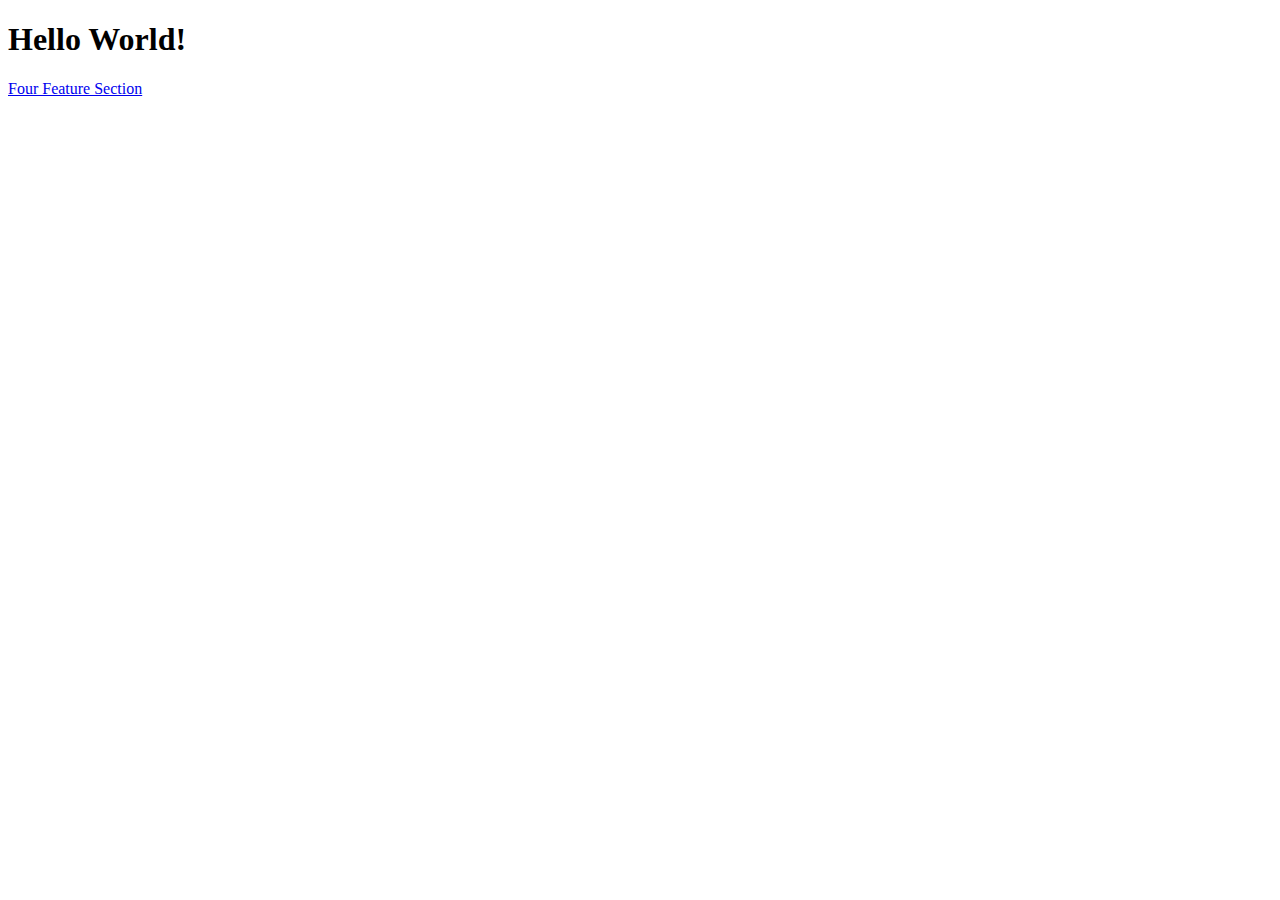
<file: index.html>
<!DOCTYPE html>
<html lang="en">
  <head>
    <meta charset="UTF-8" />
    <meta name="viewport" content="width=device-width, initial-scale=1.0" />
    <title>Main Page of Frontend Mentor Projects</title>
  </head>
  <body>
    <h1>Hello World!</h1>

    <a href="/four-card-feature-section-master/index.html">
      Four Feature Section
    </a>
  </body>
</html>
</file>
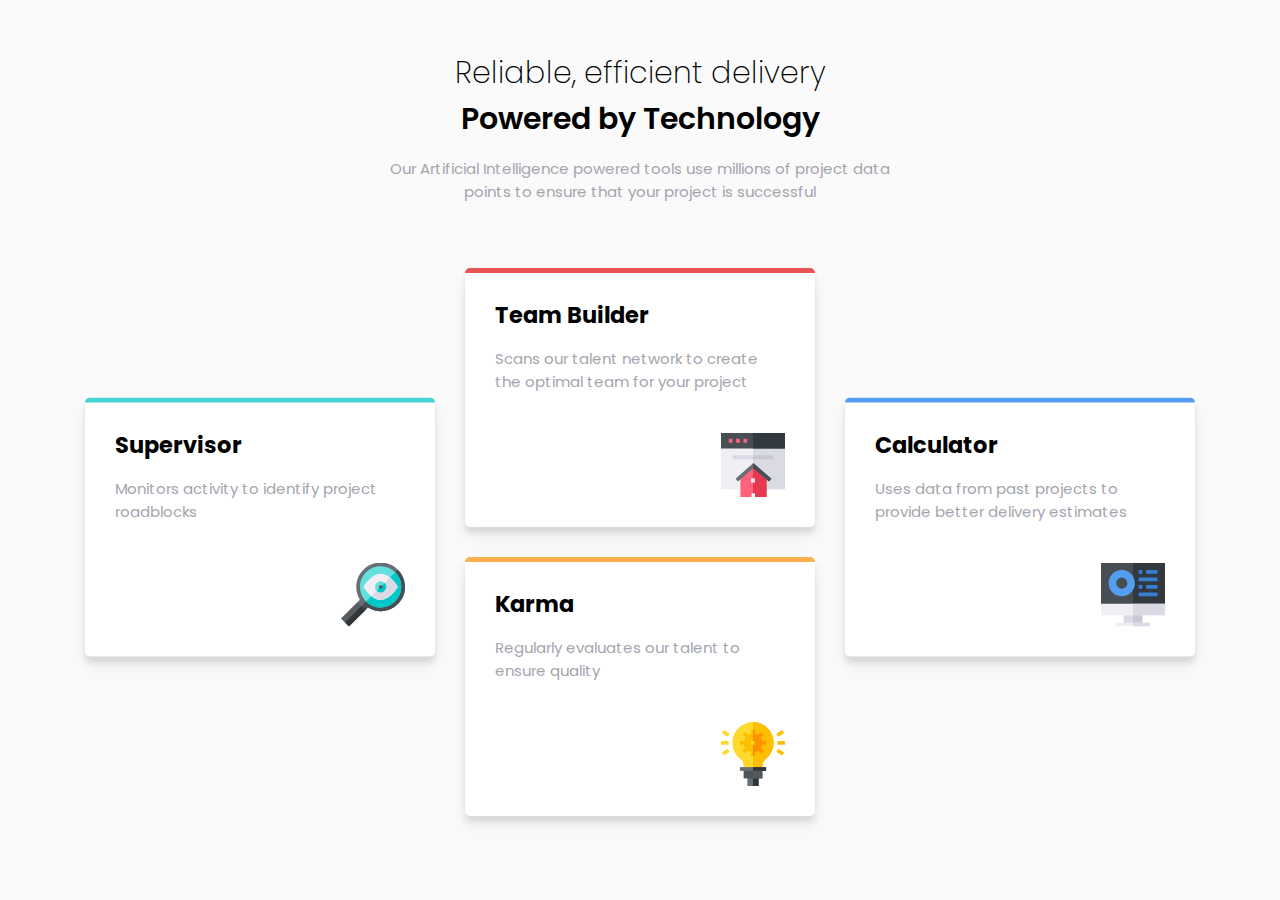
<file: four-card-feature-section-master/index.html>
<!DOCTYPE html>
<html lang="en">
  <head>
    <meta charset="UTF-8" />
    <meta name="viewport" content="width=device-width, initial-scale=1.0" />

    <link
      rel="icon"
      type="image/png"
      sizes="32x32"
      href="./images/favicon-32x32.png"
    />
    <link rel="stylesheet" href="styles.css" />
    <title>Frontend Mentor | Four card feature section</title>
  </head>
  <body>
    <header>
      <h1>
        Reliable, efficient delivery
        <span>Powered by Technology</span>
      </h1>
      <p>
        Our Artificial Intelligence powered tools use millions of project data
        points to ensure that your project is successful
      </p>
    </header>
    <div class="container">
      <div class="box box-cyan box-push">
        <h2>Supervisor</h2>
        <p>
          Monitors activity to identify project roadblocks
        </p>
        <img src="./images/icon-supervisor.svg" alt="Supervisor" />
      </div>
      <div class="box box-red">
        <h2>Team Builder</h2>
        <p>
          Scans our talent network to create the optimal team for your project
        </p>
        <img src="./images/icon-team-builder.svg" alt="Team Builder" />
      </div>
      <div class="box box-blue box-push">
        <h2>Calculator</h2>
        <p>
          Uses data from past projects to provide better delivery estimates
        </p>
        <img src="./images/icon-calculator.svg" alt="Calculator" />
      </div>
      <div class="box box-orange">
        <h2>Karma</h2>
        <p>
          Regularly evaluates our talent to ensure quality
        </p>
        <img src="./images/icon-karma.svg" alt="Karma" />
      </div>
    </div>
  </body>
</html>
</file>
<file: four-card-feature-section-master/styles.css>
@import url('https://fonts.googleapis.com/css2?family=Poppins:wght@200;400;600&display=swap');

* {
  box-sizing: border-box;
}

body {
  font-family: 'Poppins', sans-serif;
  font-size: 15px;
  background-color: hsl(0, 0%, 98%);
  max-width: 1440px;
}

header {
  margin: 50px auto;
  max-width: 500px;
  text-align: center;
}

h1 {
  font-weight: 200;
  margin: 0;
}

h1 span {
  font-weight: 600;
}

p {
  color: hsl(229, 6%, 66%);
}

.container {
  display: flex;
  justify-content: center;
  flex-wrap: wrap;
  margin: 0 auto;
  max-width: 1140px;
}

.box {
  background-color: #fff;
  width: 350px;
  padding: 30px;
  margin: 15px;
  box-shadow: 0 10px 20px rgba(0, 0, 0, 0.05), 0 6px 6px rgba(0, 0, 0, 0.1);
  border-radius: 5px;
  position: relative;
  overflow: hidden;
}

.box::after {
  content: '';
  position: absolute;
  top: 0;
  left: 0;
  height: 5px;
  width: 100%;
}

.box-cyan::after {
  background-color: hsl(180, 62%, 55%);
}

.box-red::after {
  background-color: hsl(0, 78%, 62%);
}

.box-orange::after {
  background-color: hsl(34, 97%, 64%);
}

.box-blue::after {
  background-color: hsl(212, 86%, 64%);
}

.box h2 {
  margin: 0;
}

.box p {
  margin: 15px 0 40px;
}

.box img {
  display: block;
  margin-left: auto;
}

@media only screen and (min-width: 1140px) {
  .box-push {
    transform: translateY(50%);
  }
}
</file>
